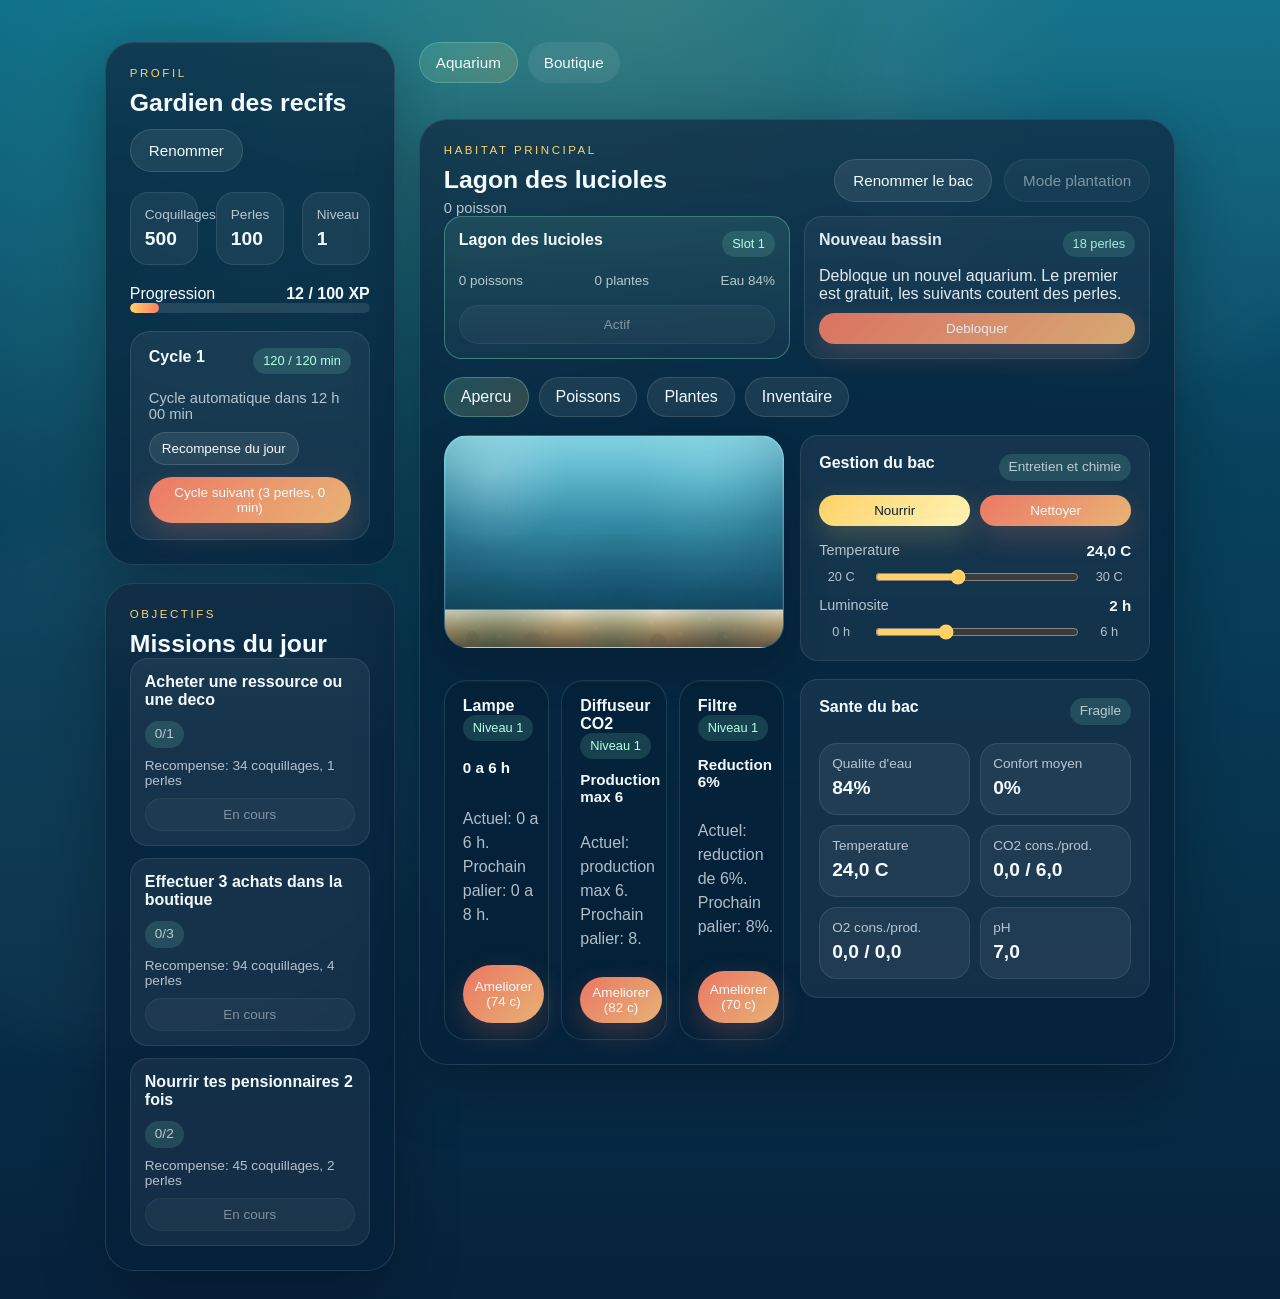
<file: index.html>
<!DOCTYPE html>
<html lang="fr">
  <head>
    <meta charset="UTF-8" />
    <meta name="viewport" content="width=device-width, initial-scale=1.0" />
    <title>Aquariow Legacy</title>
    <meta
      name="description"
      content="Prototype communautaire de jeu d'aquariums virtuels jouable sur navigateur."
    />
    <link rel="stylesheet" href="./styles.css" />
  </head>
  <body>
    <div class="page-shell">
      <div class="topbar">
        <div class="topbar-status">
          <button class="ghost small topbar-session-btn" id="online-logout-btn" hidden>Se deconnecter</button>
        </div>
      </div>

      <main class="app-grid">
        <aside class="status-column">
          <section class="card status-card">
            <div class="section-heading">
              <div>
                <p class="eyebrow">Profil</p>
                <h2 id="player-name">Gardien des recifs</h2>
              </div>
              <button class="ghost" id="rename-btn">Renommer</button>
            </div>
            <div class="stat-strip">
              <article>
                <span>Coquillages</span>
                <strong id="coins-value">0</strong>
              </article>
              <article>
                <span>Perles</span>
                <strong id="pearls-value">0</strong>
              </article>
              <article>
                <span>Niveau</span>
                <strong id="level-value">1</strong>
              </article>
            </div>
            <div class="progress-block">
              <div class="progress-header">
                <span>Progression</span>
                <strong id="xp-label">0 / 100 XP</strong>
              </div>
              <div class="progress-track">
                <div class="progress-fill" id="xp-bar"></div>
              </div>
            </div>
            <div class="cycle-card">
              <div class="market-title">
                <strong id="cycle-number-value">Cycle 1</strong>
                <span class="tag" id="cycle-minutes-value">120 / 120 min</span>
              </div>
              <p class="panel-note" id="cycle-timer-value">Cycle automatique dans 12 h 00 min</p>
              <div class="inline-actions">
                <button class="ghost small" id="daily-reward-btn">Recompense du jour</button>
                <button class="secondary small" id="advance-cycle-btn">Cycle en cours</button>
              </div>
            </div>
          </section>

          <section class="card">
            <div class="section-heading">
              <div>
                <p class="eyebrow">Objectifs</p>
                <h2>Missions du jour</h2>
              </div>
            </div>
            <div id="mission-list" class="stack-list"></div>
          </section>

        </aside>

        <section class="main-column">
          <nav class="tab-bar" aria-label="Navigation">
            <button class="tab active" data-tab="aquarium">Aquarium</button>
            <button class="tab" data-tab="shop">Boutique</button>
          </nav>

          <section class="card tab-panel active" data-panel="aquarium">
            <div class="section-heading">
              <div>
                <p class="eyebrow">Habitat principal</p>
                <h2 id="aquarium-name">Lagon des lucioles</h2>
                <p class="panel-note" id="aquarium-capacity-label">0 poisson</p>
              </div>
              <div class="inline-actions">
                <button class="ghost" id="rename-aquarium-btn">Renommer le bac</button>
                <button class="ghost" id="decorate-btn">Mode plantation</button>
              </div>
            </div>
            <div class="aquarium-switcher" id="aquarium-switcher"></div>

            <div class="tank-tab-bar" aria-label="Infos de l'aquarium">
              <button class="tank-tab active" data-tank-tab="overview">Apercu</button>
              <button class="tank-tab" data-tank-tab="fish">Poissons</button>
              <button class="tank-tab" data-tank-tab="plants">Plantes</button>
              <button class="tank-tab" data-tank-tab="inventory">Inventaire</button>
            </div>

            <div class="tank-subpanel active" data-tank-panel="overview">
              <div class="overview-shell">
                <div class="overview-visual-column">
                  <div class="aquarium-stage" id="aquarium-stage">
                    <div class="water-overlay"></div>
                    <div class="scene-floor"></div>
                    <div class="bubble-layer depth-back" id="bubble-back-layer"></div>
                    <div class="scene-layer depth-back" id="decor-back-layer"></div>
                    <div class="bubble-layer depth-mid" id="bubble-mid-layer"></div>
                    <div class="scene-layer depth-mid" id="decor-mid-layer"></div>
                    <div class="food-layer" id="food-layer"></div>
                    <div class="fish-layer" id="fish-layer"></div>
                    <div class="scene-layer depth-front" id="decor-front-layer"></div>
                    <div class="bubble-layer depth-front" id="bubble-front-layer"></div>
                    <div class="placement-cursor" id="placement-cursor" hidden></div>
                    <div class="scene-hint" id="scene-hint">Choisis une plante puis clique dans l'aquarium pour la placer.</div>
                  </div>
                  <div class="upgrade-rack" id="aquarium-upgrade-list"></div>
                  <div class="placement-panel" id="placement-panel">
                    <div class="placement-heading">
                      <div>
                        <p class="eyebrow">Edition botanique</p>
                        <h3>Placement fixe des plantes</h3>
                      </div>
                      <button class="ghost small" id="placement-cancel-btn">Annuler</button>
                    </div>
                    <div class="placement-depths" id="placement-depths">
                      <button class="ghost small" data-depth="1">Avant</button>
                      <button class="ghost small active" data-depth="2">Fond</button>
                    </div>
                    <div class="placement-list" id="placement-list"></div>
                  </div>
                </div>

                <div class="overview-side-column">
                  <article class="inventory-item overview-panel">
                    <div class="market-title">
                      <strong>Gestion du bac</strong>
                      <span class="tag">Entretien et chimie</span>
                    </div>
                    <div class="inline-actions system-actions management-actions">
                      <button class="primary small" id="feed-all-btn">Nourrir</button>
                      <button class="secondary small" id="clean-btn">Nettoyer</button>
                    </div>
                    <div class="control-stack">
                      <label class="tank-control" for="temp-slider">
                        <span>Temperature</span>
                        <strong id="temp-slider-value">24 C</strong>
                        <div class="tank-control-range">
                          <span id="temp-slider-min">20 C</span>
                          <input type="range" id="temp-slider" min="20" max="30" step="1" value="24" />
                          <span id="temp-slider-max">30 C</span>
                        </div>
                      </label>
                      <label class="tank-control" for="light-slider">
                        <span>Luminosite</span>
                        <strong id="light-slider-value">2 h</strong>
                        <div class="tank-control-range">
                          <span id="light-slider-min">0 h</span>
                          <input type="range" id="light-slider" min="0" max="6" step="1" value="2" />
                          <span id="light-slider-max">6 h</span>
                        </div>
                      </label>
                    </div>
                  </article>

                  <article class="inventory-item overview-panel">
                    <div class="market-title">
                      <strong>Sante du bac</strong>
                      <span class="tag" id="tank-state-tag">Stable</span>
                    </div>
                    <div class="mini-grid system-mini-grid">
                      <article>
                        <span>Qualite d'eau</span>
                        <strong id="water-value">0%</strong>
                      </article>
                      <article>
                        <span>Confort moyen</span>
                        <strong id="comfort-value">0%</strong>
                      </article>
                      <article>
                        <span>Temperature</span>
                        <strong id="temperature-value">24 C</strong>
                      </article>
                      <article>
                        <span>CO2 cons./prod.</span>
                        <strong id="co2-balance-value">0 / 0</strong>
                      </article>
                      <article>
                        <span>O2 cons./prod.</span>
                        <strong id="oxygen-balance-value">0 / 0</strong>
                      </article>
                      <article>
                        <span>pH</span>
                        <strong id="ph-value">7,0</strong>
                      </article>
                    </div>
                  </article>
                </div>
              </div>
            </div>

            <div class="tank-subpanel" data-tank-panel="fish">
              <div class="section-heading section-heading-spaced">
                <div>
                  <p class="eyebrow">Population</p>
                  <h2>Tes poissons</h2>
                </div>
                <button class="ghost" id="breed-btn">Essayer une reproduction</button>
              </div>
              <div id="fish-list" class="fish-list"></div>
            </div>

            <div class="tank-subpanel" data-tank-panel="plants">
              <div class="section-heading section-heading-spaced">
                <div>
                  <p class="eyebrow">Jardin aquatique</p>
                  <h2>Tes plantes</h2>
                </div>
              </div>
              <div id="plant-list" class="fish-list"></div>
            </div>

            <div class="tank-subpanel" data-tank-panel="inventory">
              <div class="section-heading section-heading-spaced">
                <div>
                  <p class="eyebrow">Reserve du bac</p>
                  <h2>Inventaire</h2>
                </div>
              </div>
              <div class="inventory-tab-bar" aria-label="Categories inventaire">
                <button class="inventory-tab active" data-inventory-tab="fish">Poissons</button>
                <button class="inventory-tab" data-inventory-tab="plants">Plantes</button>
                <button class="inventory-tab" data-inventory-tab="utility">Utilitaires</button>
                <button class="inventory-tab" data-inventory-tab="decor">Decors</button>
              </div>
              <div class="inventory-subpanel active" data-inventory-panel="fish">
                <div id="inventory-fish-list" class="stack-list market-list"></div>
              </div>
              <div class="inventory-subpanel" data-inventory-panel="plants">
                <div id="inventory-plant-list" class="stack-list market-list"></div>
              </div>
              <div class="inventory-subpanel" data-inventory-panel="utility">
                <div id="inventory-utility-list" class="stack-list market-list"></div>
              </div>
              <div class="inventory-subpanel" data-inventory-panel="decor">
                <div id="inventory-decor-list" class="stack-list market-list"></div>
              </div>
            </div>
          </section>

          <section class="card tab-panel" data-panel="shop">
            <div class="section-heading">
              <div>
                <p class="eyebrow">Boutique marine</p>
                <h2>Marche et elevage</h2>
              </div>
            </div>
            <div class="shop-tab-bar" aria-label="Categories boutique">
              <button class="shop-tab active" data-shop-tab="fish">Poissons</button>
              <button class="shop-tab" data-shop-tab="plants">Plantes</button>
              <button class="shop-tab" data-shop-tab="utility">Utilitaires</button>
              <button class="shop-tab" data-shop-tab="decor">Decors</button>
            </div>
            <div class="shop-subpanel active" data-shop-panel="fish">
              <div class="shop-section">
                <h3>Adopter un poisson</h3>
                <div id="shop-fish-list" class="stack-list market-list"></div>
              </div>
            </div>
            <div class="shop-subpanel" data-shop-panel="plants">
              <div class="shop-section">
                <h3>Plantes</h3>
                <div id="shop-plant-list" class="stack-list market-list"></div>
              </div>
            </div>
            <div class="shop-subpanel" data-shop-panel="utility">
              <div class="shop-section">
                <h3>Utilitaires</h3>
                <div id="shop-utility-list" class="stack-list market-list"></div>
              </div>
            </div>
            <div class="shop-subpanel" data-shop-panel="decor">
              <div class="shop-section">
                <h3>Decors</h3>
                <div id="shop-decor-list" class="stack-list market-list"></div>
              </div>
            </div>
          </section>

        </section>
      </main>
    </div>

    <template id="fish-card-template">
      <article class="fish-card">
        <div class="fish-card-top">
          <div>
            <p class="fish-species"></p>
            <h3 class="fish-name"></h3>
          </div>
          <button class="ghost small sell-fish-btn">Vendre</button>
        </div>
        <div class="fish-meta"></div>
        <div class="meter-grid"></div>
      </article>
    </template>

    <div class="onboarding-overlay" id="onboarding-overlay" hidden>
      <div class="onboarding-card" id="onboarding-card">
        <button class="onboarding-close" id="onboarding-close-btn" hidden aria-label="Fermer le tutoriel">×</button>
        <p class="eyebrow" id="onboarding-progress">Tutoriel</p>
        <h2 id="onboarding-title">Bienvenue dans Aquariow</h2>
        <p id="onboarding-text">
          On va lancer ton premier bac ensemble, pas a pas.
        </p>
        <div class="onboarding-actions">
          <button class="primary" id="onboarding-start-btn">Commencer</button>
        </div>
      </div>
    </div>

    <script src="./content.js"></script>
    <script src="./app.js"></script>
  </body>
</html>
</file>
<file: styles.css>
:root {
  --bg-deep: #06223c;
  --bg-sea: #0e5c72;
  --bg-sand: #f1d9a6;
  --accent-coral: #ff7f67;
  --accent-gold: #ffd166;
  --accent-mint: #7be0c0;
  --card: rgba(6, 33, 58, 0.72);
  --card-border: rgba(255, 255, 255, 0.12);
  --text-main: #f4fbff;
  --text-soft: rgba(244, 251, 255, 0.72);
  --shadow: 0 20px 60px rgba(1, 12, 21, 0.35);
  --font-title: "Trebuchet MS", "Gill Sans", "Segoe UI", sans-serif;
  --font-body: "Candara", "Lucida Sans", "Segoe UI", sans-serif;
}

* {
  box-sizing: border-box;
}

html {
  scroll-behavior: smooth;
}

body {
  margin: 0;
  min-height: 100vh;
  font-family: var(--font-body);
  color: var(--text-main);
  background:
    radial-gradient(circle at top, rgba(255, 209, 102, 0.16), transparent 30%),
    radial-gradient(circle at 20% 20%, rgba(123, 224, 192, 0.14), transparent 30%),
    linear-gradient(180deg, #0d6f88 0%, #08425d 35%, #06223c 100%);
  overflow-x: hidden;
}

body::before,
body::after {
  content: "";
  position: fixed;
  inset: auto;
  width: 42vw;
  height: 42vw;
  border-radius: 50%;
  background: rgba(255, 255, 255, 0.03);
  filter: blur(24px);
  pointer-events: none;
  z-index: 0;
}

body::before {
  top: -12vw;
  right: -8vw;
}

body::after {
  left: -10vw;
  bottom: -12vw;
}

.page-shell {
  position: relative;
  z-index: 1;
  width: min(88vw, 1840px);
  max-width: 1840px;
  margin: 0 auto;
  padding: 28px;
}

.topbar,
.brand-chip,
.topbar-status,
.hero-badges,
.hero-scoreboard,
.feature-ribbon {
  display: flex;
  gap: 14px;
}

.topbar {
  align-items: center;
  justify-content: flex-end;
  margin-bottom: 14px;
  padding: 0;
  border: 0;
  border-radius: 0;
  background: transparent;
  backdrop-filter: none;
  box-shadow: none;
}

.topbar-session-btn {
  min-width: 170px;
  padding: 12px 18px;
  border-radius: 999px;
  border: 1px solid rgba(255, 255, 255, 0.16);
  background: rgba(6, 33, 58, 0.78);
  color: var(--text-main);
  box-shadow: 0 12px 28px rgba(1, 12, 21, 0.18);
}

.topbar-session-btn:hover {
  background: rgba(11, 47, 78, 0.9);
}

.brand-chip {
  align-items: center;
  min-width: 0;
}

.brand-chip p {
  margin: 4px 0 0;
  color: var(--text-soft);
  font-size: 0.85rem;
  overflow-wrap: anywhere;
}

.brand-mark {
  display: grid;
  place-items: center;
  width: 48px;
  height: 48px;
  border-radius: 16px;
  font-family: var(--font-title);
  font-weight: 700;
  color: #082338;
  background: linear-gradient(135deg, var(--accent-gold), #fff7c8);
  box-shadow: 0 10px 26px rgba(255, 209, 102, 0.28);
}

.topbar-status {
  flex-wrap: wrap;
  justify-content: flex-end;
  min-width: 0;
}

.topbar-pill,
.hero-badge {
  display: inline-flex;
  align-items: center;
  padding: 8px 12px;
  border-radius: 999px;
  border: 1px solid rgba(255, 255, 255, 0.14);
  background: rgba(255, 255, 255, 0.07);
  color: var(--text-main);
  font-size: 0.84rem;
  max-width: 100%;
  white-space: normal;
  text-align: center;
  line-height: 1.25;
  overflow-wrap: anywhere;
}

.hero,
.app-grid {
  display: grid;
  gap: 24px;
}

.hero {
  grid-template-columns: minmax(0, 1.2fr) minmax(320px, 0.8fr);
  align-items: stretch;
  margin-bottom: 24px;
}

.hero-copy,
.hero-panel,
.card {
  backdrop-filter: blur(16px);
  background: var(--card);
  border: 1px solid var(--card-border);
  border-radius: 28px;
  box-shadow: var(--shadow);
}

.hero-copy {
  position: relative;
  padding: 34px;
  overflow: hidden;
}

.hero-panel {
  position: relative;
  display: grid;
  gap: 18px;
  padding: 22px;
}

.hero-copy::before,
.hero-panel::before {
  content: "";
  position: absolute;
  inset: 0;
  background:
    linear-gradient(135deg, rgba(255, 255, 255, 0.08), transparent 28%),
    radial-gradient(circle at 90% 12%, rgba(123, 224, 192, 0.18), transparent 28%);
  pointer-events: none;
}

.hero-copy > *,
.hero-panel > * {
  position: relative;
  z-index: 1;
}

.eyebrow {
  margin: 0 0 10px;
  text-transform: uppercase;
  letter-spacing: 0.22em;
  font-size: 0.72rem;
  color: var(--accent-gold);
}

h1,
h2,
h3,
strong {
  font-family: var(--font-title);
}

h1 {
  margin: 0;
  font-size: clamp(2.6rem, 5vw, 4.8rem);
  line-height: 0.95;
}

h2 {
  margin: 0;
  font-size: 1.55rem;
}

h3 {
  margin: 0 0 14px;
  font-size: 1.05rem;
}

.hero-text,
.journal-card p,
.market-description,
.fish-meta,
.feed-entry p,
.community-card p {
  color: var(--text-soft);
  line-height: 1.5;
}

.hero-actions,
.inline-actions,
.panel-topline,
.section-heading,
.fish-card-top,
.progress-header,
.market-meta,
.community-meta {
  display: flex;
  align-items: center;
  justify-content: space-between;
  gap: 12px;
  flex-wrap: wrap;
}

.hero-actions {
  flex-wrap: wrap;
  margin-top: 22px;
}

.hero-badges {
  flex-wrap: wrap;
  margin-top: 18px;
}

.hero-scoreboard {
  margin-top: 18px;
  flex-wrap: wrap;
}

.hero-scoreboard article,
.feature-card,
.hero-footer-card {
  padding: 14px 16px;
  border-radius: 20px;
  border: 1px solid rgba(255, 255, 255, 0.1);
  background: rgba(255, 255, 255, 0.06);
}

.hero-scoreboard article {
  min-width: 130px;
  flex: 1;
}

.hero-scoreboard span {
  display: block;
  color: var(--text-soft);
  font-size: 0.82rem;
}

.hero-scoreboard strong {
  display: block;
  margin-top: 8px;
  font-size: 1.55rem;
}

.panel-note {
  margin: 6px 0 0;
  color: var(--text-soft);
  font-size: 0.92rem;
}

button {
  border: 0;
  border-radius: 999px;
  font-family: inherit;
  font-size: 0.95rem;
  cursor: pointer;
  transition: transform 160ms ease, opacity 160ms ease, box-shadow 160ms ease;
}

button:hover {
  transform: translateY(-1px);
}

button:active {
  transform: translateY(1px);
}

button.primary,
button.secondary,
button.ghost {
  padding: 12px 18px;
}

button.primary {
  color: #072134;
  background: linear-gradient(135deg, var(--accent-gold), #fff4b6);
  box-shadow: 0 10px 28px rgba(255, 209, 102, 0.22);
}

button.secondary {
  color: var(--text-main);
  background: linear-gradient(135deg, rgba(255, 127, 103, 0.92), rgba(255, 194, 122, 0.9));
  box-shadow: 0 10px 28px rgba(255, 127, 103, 0.22);
}

button.ghost {
  color: var(--text-main);
  background: rgba(255, 255, 255, 0.08);
  border: 1px solid rgba(255, 255, 255, 0.12);
}

button.small {
  padding: 8px 12px;
  font-size: 0.84rem;
}

button:disabled {
  opacity: 0.48;
  cursor: not-allowed;
  transform: none;
}

.tank-showcase,
.aquarium-stage {
  position: relative;
  overflow: hidden;
  border-radius: 24px;
  background:
    linear-gradient(180deg, rgba(189, 243, 255, 0.22), rgba(2, 31, 50, 0.1)),
    linear-gradient(180deg, #5bcce2 0%, #1f819e 40%, #0b4668 100%);
  border: 1px solid rgba(255, 255, 255, 0.16);
}

.tank-showcase {
  min-height: 280px;
  padding: 18px;
  box-shadow:
    inset 0 0 0 1px rgba(255, 255, 255, 0.08),
    inset 0 -36px 80px rgba(1, 24, 42, 0.22);
}

.panel-topline {
  margin-bottom: 18px;
  color: var(--text-soft);
  font-size: 0.9rem;
}

.tank-glow {
  position: absolute;
  inset: 16px;
  border-radius: 20px;
  background:
    radial-gradient(circle at 20% 10%, rgba(255, 255, 255, 0.28), transparent 26%),
    radial-gradient(circle at 80% 18%, rgba(123, 224, 192, 0.22), transparent 30%);
  pointer-events: none;
}

.tank-showcase::after,
.aquarium-stage::after {
  content: "";
  position: absolute;
  inset: auto 0 0 0;
  height: 55%;
  background:
    linear-gradient(180deg, transparent, rgba(4, 28, 45, 0.18)),
    radial-gradient(circle at 15% 100%, rgba(17, 84, 78, 0.48), transparent 26%),
    radial-gradient(circle at 50% 100%, rgba(26, 107, 97, 0.38), transparent 28%),
    radial-gradient(circle at 82% 100%, rgba(19, 72, 79, 0.42), transparent 24%);
  opacity: 0.85;
  pointer-events: none;
}

.tank-water,
.aquarium-stage {
  position: relative;
  height: 100%;
}

.tank-water {
  min-height: 220px;
}

.tank-bubbles {
  position: absolute;
  inset: 0;
  background-image:
    radial-gradient(circle at 15% 90%, rgba(255, 255, 255, 0.3) 0 8px, transparent 9px),
    radial-gradient(circle at 35% 70%, rgba(255, 255, 255, 0.2) 0 5px, transparent 6px),
    radial-gradient(circle at 75% 80%, rgba(255, 255, 255, 0.18) 0 6px, transparent 7px),
    radial-gradient(circle at 85% 55%, rgba(255, 255, 255, 0.12) 0 4px, transparent 5px);
  animation: bubbles 18s linear infinite;
}

.app-grid {
  grid-template-columns: minmax(240px, 290px) minmax(0, 1fr);
  align-items: start;
}

.status-column,
.main-column,
.shop-grid,
.community-grid,
.journal-grid,
.mini-grid,
.stat-strip,
.fish-list {
  display: grid;
  gap: 18px;
}

.status-column {
  position: sticky;
  top: 22px;
}

.card {
  padding: 24px;
  position: relative;
  overflow: hidden;
}

.card::before {
  content: "";
  position: absolute;
  inset: 0;
  background: linear-gradient(180deg, rgba(255, 255, 255, 0.03), transparent 24%);
  pointer-events: none;
}

.stat-strip {
  grid-template-columns: repeat(3, minmax(0, 1fr));
  margin: 20px 0;
}

.stat-strip article,
.mini-grid article,
.inventory-item,
.mission-item,
.community-card,
.feed-entry,
.market-card,
.journal-card,
.fish-card {
  padding: 14px;
  border-radius: 18px;
  background: rgba(255, 255, 255, 0.06);
  border: 1px solid rgba(255, 255, 255, 0.09);
}

.stat-strip span,
.mini-grid span,
.inventory-item span,
.mission-item span,
.journal-card span,
.market-meta,
.community-meta,
.meter label {
  display: block;
  color: var(--text-soft);
  font-size: 0.85rem;
}

.stat-strip strong,
.mini-grid strong {
  margin-top: 6px;
  display: block;
  font-size: 1.2rem;
}

.progress-block {
  margin-bottom: 18px;
}

.cycle-card {
  display: grid;
  gap: 10px;
  padding: 16px 18px;
  border-radius: 20px;
  border: 1px solid rgba(255, 255, 255, 0.1);
  background: rgba(255, 255, 255, 0.06);
}

.progress-track,
.meter-track {
  width: 100%;
  height: 10px;
  border-radius: 999px;
  background: rgba(255, 255, 255, 0.1);
  overflow: hidden;
}

.progress-fill,
.meter-fill {
  height: 100%;
  border-radius: 999px;
  background: linear-gradient(90deg, var(--accent-gold), var(--accent-coral));
}

.mini-grid {
  grid-template-columns: repeat(2, minmax(0, 1fr));
}

.stack-list {
  display: grid;
  gap: 12px;
}

.stack-list.compact {
  gap: 10px;
}

.tab-bar {
  display: flex;
  gap: 10px;
  flex-wrap: wrap;
  margin-bottom: 18px;
}

.aquarium-switcher {
  display: grid;
  grid-template-columns: repeat(auto-fit, minmax(190px, 1fr));
  gap: 14px;
  margin-bottom: 18px;
}

.aquarium-switch-card {
  display: grid;
  gap: 10px;
  padding: 14px;
  border-radius: 18px;
  border: 1px solid rgba(255, 255, 255, 0.1);
  background: rgba(255, 255, 255, 0.05);
}

.aquarium-switch-card.active {
  border-color: rgba(123, 224, 192, 0.38);
  background: linear-gradient(180deg, rgba(123, 224, 192, 0.12), rgba(255, 255, 255, 0.04));
}

.aquarium-switch-card.locked {
  opacity: 0.92;
}

.aquarium-switch-meta {
  display: flex;
  justify-content: space-between;
  gap: 10px;
  color: var(--text-soft);
  font-size: 0.84rem;
}

.tank-tab-bar {
  display: flex;
  gap: 10px;
  flex-wrap: wrap;
  margin-bottom: 18px;
}

.tank-tab {
  border: 0;
  border-radius: 999px;
  padding: 10px 16px;
  font: inherit;
  color: var(--text-main);
  background: rgba(255, 255, 255, 0.08);
  border: 1px solid rgba(255, 255, 255, 0.12);
  cursor: pointer;
}

.tank-tab.active {
  background: linear-gradient(135deg, rgba(123, 224, 192, 0.2), rgba(255, 209, 102, 0.18));
  border-color: rgba(123, 224, 192, 0.35);
}

.tank-subpanel {
  display: none;
}

.tank-subpanel.active {
  display: block;
  animation: rise-in 220ms ease;
}

.overview-shell {
  display: grid;
  grid-template-columns: minmax(0, 1.12fr) minmax(320px, 350px);
  gap: 16px;
  align-items: start;
}

.overview-visual-column,
.overview-side-column {
  display: grid;
  gap: 18px;
}

.overview-visual-column {
  justify-items: center;
}

.overview-visual-column > .aquarium-stage,
.overview-visual-column > .placement-panel {
  width: min(100%, 1000px);
}

.overview-panel,
.overview-summary-card {
  min-height: 100%;
}

.overview-panel {
  padding: 18px;
  gap: 12px;
}

.feature-ribbon {
  margin-bottom: 24px;
  align-items: stretch;
  flex-wrap: wrap;
}

.feature-card {
  flex: 1;
  min-height: 140px;
  backdrop-filter: blur(14px);
  box-shadow: var(--shadow);
}

.feature-card p:last-child {
  margin-bottom: 0;
  color: var(--text-soft);
  line-height: 1.5;
}

.tab {
  padding: 11px 16px;
  color: var(--text-main);
  background: rgba(255, 255, 255, 0.08);
}

.tab.active {
  background: linear-gradient(135deg, rgba(123, 224, 192, 0.2), rgba(255, 209, 102, 0.18));
  border: 1px solid rgba(123, 224, 192, 0.35);
}

.tab-panel {
  display: none;
}

.tab-panel.active {
  display: block;
  animation: rise-in 320ms ease;
}

.section-heading-spaced {
  margin-top: 22px;
}

.aquarium-stage {
  aspect-ratio: 16 / 10;
  width: min(100%, 1000px);
  height: auto;
  min-height: 0;
  max-height: none;
  margin-top: 0;
  margin-bottom: 0;
  box-shadow:
    inset 0 0 0 1px rgba(255, 255, 255, 0.1),
    inset 0 -30px 90px rgba(4, 21, 37, 0.28),
    0 18px 42px rgba(2, 12, 21, 0.24);
  contain: layout paint;
}

.water-overlay {
  position: absolute;
  inset: 0;
  background:
    linear-gradient(180deg, rgba(255, 255, 255, 0.16), rgba(255, 255, 255, 0.03) 24%, rgba(5, 37, 62, 0.08) 100%),
    radial-gradient(circle at 14% 18%, rgba(255, 255, 255, 0.18), transparent 22%),
    radial-gradient(circle at 78% 16%, rgba(183, 255, 242, 0.12), transparent 24%),
    radial-gradient(circle at 52% 76%, rgba(8, 58, 86, 0.16), transparent 34%);
  pointer-events: none;
}

.scene-layer,
.food-layer,
.bubble-layer,
.fish-layer,
.tank-fishes {
  position: absolute;
  inset: 0;
  pointer-events: none;
}

.scene-floor {
  position: absolute;
  inset: auto 0 0 0;
  height: 18%;
  overflow: hidden;
  background:
    linear-gradient(180deg, rgba(255, 246, 222, 0.96) 0%, rgba(239, 212, 156, 0.96) 28%, rgba(207, 167, 112, 0.95) 62%, rgba(168, 125, 82, 0.95) 100%),
    linear-gradient(180deg, rgba(255, 255, 255, 0.18), rgba(0, 0, 0, 0.08));
  border-top: 1px solid rgba(255, 244, 220, 0.14);
  box-shadow:
    inset 0 10px 12px rgba(255, 248, 230, 0.18),
    inset 0 -8px 12px rgba(31, 16, 10, 0.1);
  pointer-events: none;
}

.scene-floor::before,
.scene-floor::after {
  content: "";
  position: absolute;
  inset: 0;
  pointer-events: none;
}

.scene-floor::before {
  opacity: 0.48;
  background:
    radial-gradient(circle at 3% 18%, rgba(245, 220, 170, 0.92) 0 2px, transparent 2.6px),
    radial-gradient(circle at 8% 44%, rgba(227, 196, 141, 0.82) 0 1.8px, transparent 2.4px),
    radial-gradient(circle at 13% 72%, rgba(208, 165, 108, 0.86) 0 2.1px, transparent 2.8px),
    radial-gradient(circle at 19% 26%, rgba(241, 214, 160, 0.88) 0 1.7px, transparent 2.3px),
    radial-gradient(circle at 24% 58%, rgba(221, 184, 130, 0.8) 0 2.4px, transparent 3px),
    radial-gradient(circle at 31% 16%, rgba(247, 225, 184, 0.9) 0 2px, transparent 2.7px),
    radial-gradient(circle at 36% 46%, rgba(229, 195, 142, 0.82) 0 1.8px, transparent 2.5px),
    radial-gradient(circle at 42% 76%, rgba(194, 150, 101, 0.84) 0 2.2px, transparent 3px),
    radial-gradient(circle at 49% 34%, rgba(241, 210, 159, 0.88) 0 1.9px, transparent 2.6px),
    radial-gradient(circle at 56% 66%, rgba(216, 176, 120, 0.8) 0 2.3px, transparent 3px),
    radial-gradient(circle at 63% 24%, rgba(246, 221, 175, 0.9) 0 2px, transparent 2.7px),
    radial-gradient(circle at 69% 54%, rgba(228, 191, 136, 0.82) 0 1.8px, transparent 2.5px),
    radial-gradient(circle at 76% 80%, rgba(190, 145, 95, 0.82) 0 2.4px, transparent 3.2px),
    radial-gradient(circle at 84% 30%, rgba(240, 209, 160, 0.88) 0 2px, transparent 2.7px),
    radial-gradient(circle at 91% 62%, rgba(216, 174, 118, 0.8) 0 2.1px, transparent 2.9px),
    radial-gradient(circle at 97% 18%, rgba(247, 227, 187, 0.88) 0 1.7px, transparent 2.4px);
  background-repeat: repeat-x;
  background-size: 420px 100%;
  mix-blend-mode: soft-light;
}

.scene-floor::after {
  opacity: 0.82;
  background:
    radial-gradient(circle at 8% 74%, rgba(112, 90, 68, 0.28) 0 6px, transparent 7px),
    radial-gradient(circle at 26% 82%, rgba(125, 101, 77, 0.24) 0 8px, transparent 9px),
    radial-gradient(circle at 44% 78%, rgba(136, 110, 84, 0.22) 0 5px, transparent 6px),
    radial-gradient(circle at 63% 84%, rgba(106, 84, 63, 0.24) 0 7px, transparent 8px),
    radial-gradient(circle at 82% 76%, rgba(126, 104, 78, 0.22) 0 6px, transparent 7px),
    linear-gradient(180deg, rgba(255, 245, 214, 0.2), rgba(132, 94, 58, 0.08) 28%, rgba(59, 38, 22, 0.18));
  background-repeat: no-repeat;
}

.depth-back {
  z-index: 10;
}

.depth-mid {
  z-index: 20;
}

.depth-front {
  z-index: 30;
}

.fish-layer {
  z-index: auto;
}

.food-layer {
  z-index: 24;
}

.decor-piece {
  position: absolute;
  bottom: 18px;
  width: 86px;
  height: 110px;
  opacity: 0.95;
  animation: sway 4.2s ease-in-out infinite;
  transform-origin: bottom center;
  will-change: transform, opacity;
  pointer-events: none;
}

.plant-piece {
  position: absolute;
  bottom: 18px;
  width: 92px;
  height: 120px;
  pointer-events: none;
  will-change: transform, opacity;
  isolation: isolate;
}

.plant-stem,
.plant-tip,
.plant-root {
  position: absolute;
  inset: 0;
  display: block;
  width: 100%;
  height: 100%;
  object-fit: contain;
  object-position: center bottom;
  user-select: none;
  -webkit-user-drag: none;
  image-rendering: auto;
  backface-visibility: hidden;
  transform: translateZ(0);
}

.plant-stem {
  clip-path: polygon(
    0 0,
    100% 0,
    100% calc(100% - var(--plant-root-cut, 20%) + 1.5%),
    0 calc(100% - var(--plant-root-cut, 20%) + 1.5%)
  );
  z-index: 1;
}

.plant-tip {
  clip-path: polygon(
    0 0,
    100% 0,
    100% calc(100% - var(--plant-root-cut, 20%) - 16%),
    0 calc(100% - var(--plant-root-cut, 20%) - 16%)
  );
  transform-origin: 50% calc(100% - var(--plant-root-cut, 20%) - 8%);
  animation: plant-sway var(--plant-sway-duration, 6.8s) ease-in-out infinite;
  will-change: transform;
  z-index: 2;
}

.plant-root {
  clip-path: polygon(
    0 calc(100% - var(--plant-root-cut, 20%) - 1.5%),
    100% calc(100% - var(--plant-root-cut, 20%) - 1.5%),
    100% 100%,
    0 100%
  );
  z-index: 3;
}

.decor-piece::before,
.decor-piece::after {
  content: "";
  position: absolute;
  bottom: 0;
}

.decor-piece.seaweed::before {
  left: 12px;
  width: 18px;
  height: 88px;
  border-radius: 100px 0 100px 0;
  background: linear-gradient(180deg, #6fe1b4, #1b8b62);
  transform-origin: bottom;
}

.decor-piece.seaweed::after {
  left: 40px;
  width: 22px;
  height: 98px;
  border-radius: 100px 0 100px 0;
  background: linear-gradient(180deg, #89f1c8, #2a7b5d);
  transform-origin: bottom;
}

.decor-piece.coral::before {
  left: 18px;
  width: 46px;
  height: 74px;
  border-radius: 44% 56% 35% 65%;
  background: linear-gradient(180deg, #ffc18c, #ff7f67);
}

.decor-piece.coral::after {
  left: 0;
  bottom: 14px;
  width: 86px;
  height: 36px;
  border-radius: 50%;
  background: rgba(7, 39, 65, 0.42);
}

.decor-piece.arch::before {
  left: 14px;
  width: 58px;
  height: 84px;
  border-radius: 22px 22px 14px 14px;
  background:
    radial-gradient(circle at 25% 20%, rgba(255, 255, 255, 0.16), transparent 20%),
    linear-gradient(180deg, #d4b27b, #8d6f4f);
  clip-path: polygon(0 100%, 0 0, 100% 0, 100% 100%, 68% 100%, 68% 38%, 32% 38%, 32% 100%);
}

.decor-piece.shell::before {
  left: 12px;
  width: 58px;
  height: 52px;
  border-radius: 50% 50% 60% 40%;
  background: linear-gradient(180deg, #fff0c4, #efb570);
}

.decor-piece.shell::after {
  left: 18px;
  width: 34px;
  height: 20px;
  border-radius: 50%;
  background: rgba(255, 240, 196, 0.6);
}

.decor-piece.lantern::before {
  left: 26px;
  width: 30px;
  height: 70px;
  border-radius: 14px;
  background:
    radial-gradient(circle at 50% 38%, rgba(255, 236, 173, 0.95), transparent 36%),
    linear-gradient(180deg, #ffdd88, #8fd0ff);
  box-shadow: 0 0 18px rgba(255, 222, 136, 0.35);
}

.decor-piece.lantern::after {
  left: 34px;
  width: 14px;
  height: 90px;
  border-radius: 999px;
  background: linear-gradient(180deg, #6ac59d, #285e4e);
}

.decor-piece.ruins::before {
  left: 10px;
  width: 64px;
  height: 84px;
  border-radius: 16px 16px 10px 10px;
  background:
    linear-gradient(180deg, rgba(255, 255, 255, 0.14), transparent 20%),
    linear-gradient(180deg, #c7bfad, #7a6d63);
  clip-path: polygon(0 100%, 0 28%, 18% 18%, 36% 28%, 48% 10%, 64% 28%, 82% 18%, 100% 28%, 100% 100%);
}

.decor-piece.ruins::after {
  left: 18px;
  bottom: 12px;
  width: 48px;
  height: 22px;
  border-radius: 50%;
  background: rgba(7, 39, 65, 0.3);
}

.placement-panel {
  display: none;
  margin-top: -6px;
  margin-bottom: 18px;
  padding: 16px;
  border-radius: 20px;
  border: 1px solid rgba(255, 255, 255, 0.1);
  background: rgba(255, 255, 255, 0.05);
}

.placement-panel.active {
  display: grid;
  gap: 14px;
}

.placement-heading,
.placement-depths,
.placement-list {
  display: flex;
  gap: 12px;
  flex-wrap: wrap;
}

.placement-heading {
  align-items: center;
  justify-content: space-between;
}

.placement-depths button.active,
.placement-chip.active {
  border-color: rgba(123, 224, 192, 0.44);
  background: rgba(123, 224, 192, 0.12);
}

.placement-chip {
  display: inline-flex;
  align-items: center;
  gap: 10px;
  min-height: 58px;
  padding: 10px 14px;
  border-radius: 16px;
  border: 1px solid rgba(255, 255, 255, 0.12);
  background: rgba(255, 255, 255, 0.06);
  color: var(--text-main);
}

.placement-list-section {
  width: 100%;
  display: grid;
  gap: 10px;
  padding: 10px 12px;
  border-radius: 16px;
  background: rgba(255, 255, 255, 0.04);
  border: 1px solid rgba(255, 255, 255, 0.08);
}

.placement-slot-title {
  margin: 0;
  color: var(--text-soft);
  font-size: 0.84rem;
}

.placement-slot-grid {
  display: grid;
  grid-template-columns: repeat(6, minmax(0, 1fr));
  gap: 8px;
}

.placement-slot-chip {
  display: inline-flex;
  align-items: center;
  justify-content: center;
  min-height: 34px;
  border-radius: 12px;
  font-size: 0.82rem;
  border: 1px solid rgba(255, 255, 255, 0.08);
  background: rgba(255, 255, 255, 0.05);
}

.placement-slot-chip.free {
  color: rgba(175, 243, 220, 0.96);
  background: rgba(123, 224, 192, 0.1);
  border-color: rgba(123, 224, 192, 0.22);
}

.placement-slot-chip.occupied {
  color: rgba(255, 190, 190, 0.92);
  background: rgba(255, 126, 126, 0.08);
  border-color: rgba(255, 126, 126, 0.18);
}

.placement-preview {
  position: relative;
  width: 42px;
  height: 42px;
  left: auto;
  bottom: auto;
  transform: none;
  animation: none;
}

.placement-preview.decor-piece::before,
.placement-preview.decor-piece::after {
  transform: scale(0.58);
  transform-origin: bottom left;
}

.placement-cursor {
  position: absolute;
  z-index: 45;
  opacity: 0.7;
  filter: drop-shadow(0 0 14px rgba(255, 255, 255, 0.12));
}

.placement-cursor.invalid {
  filter: grayscale(0.25) drop-shadow(0 0 14px rgba(255, 128, 128, 0.24));
}

.scene-hint {
  position: absolute;
  left: 18px;
  right: 18px;
  bottom: 14px;
  z-index: 10;
  padding: 10px 14px;
  border-radius: 14px;
  background: rgba(5, 27, 44, 0.56);
  color: var(--text-main);
  font-size: 0.88rem;
  pointer-events: none;
}

.bubble-particle {
  position: absolute;
  border-radius: 50%;
  background:
    radial-gradient(circle at 35% 35%, rgba(255, 255, 255, 0.88), transparent 42%),
    rgba(190, 239, 255, 0.16);
  border: 1px solid rgba(255, 255, 255, 0.22);
  box-shadow: inset 0 0 8px rgba(255, 255, 255, 0.14);
  will-change: transform, top, left, opacity;
}

.bubble-particle.micro {
  background:
    radial-gradient(circle at 35% 35%, rgba(255, 255, 255, 0.74), transparent 46%),
    rgba(205, 244, 255, 0.1);
  border-color: rgba(255, 255, 255, 0.14);
  box-shadow: inset 0 0 5px rgba(255, 255, 255, 0.08);
  will-change: transform, top, left, opacity;
}

.food-particle {
  position: absolute;
  width: 9px;
  height: 9px;
  border-radius: 999px;
  background:
    radial-gradient(circle at 32% 32%, rgba(255, 245, 211, 0.95), transparent 42%),
    linear-gradient(180deg, #f5d16d, #c98d2b);
  box-shadow: 0 0 8px rgba(255, 214, 121, 0.22);
  will-change: transform, top, left, opacity;
}

.fish-sprite,
.hero-fish {
  position: absolute;
  width: 78px;
  height: 40px;
  transform-origin: center;
  will-change: transform, left, top, opacity;
  pointer-events: none;
  --sprite-image: url("./assets/fish/Nouveaux/Guppy.png");
  --tail-split: 72%;
  --tail-joint: 67%;
  --tail-idle-angle: 1.8deg;
  --tail-idle-angle-neg: -1.8deg;
  --tail-swim-angle: 6deg;
  --tail-swim-angle-neg: -6deg;
  --body-roll: 1deg;
  --body-roll-neg: -1deg;
  --tail-speed: 1.8s;
  --fish-delay: 0s;
}

.hero-fish {
  animation: hero-drift 18s ease-in-out infinite;
}

.fish-sprite > span,
.hero-fish > span,
.fish-sprite > img,
.hero-fish > img {
  position: absolute;
  inset: 0;
}

.fish-sprite > img,
.hero-fish > img {
  display: block;
  width: 100%;
  height: 100%;
  object-fit: contain;
  object-position: center;
  user-select: none;
  -webkit-user-drag: none;
  image-rendering: auto;
  backface-visibility: hidden;
  transform: translateZ(0);
}

.fish-sprite .fish-tail,
.hero-fish .fish-tail {
  clip-path: polygon(var(--tail-split) 0, 100% 0, 100% 100%, var(--tail-split) 100%);
  transform-origin: var(--tail-joint) 50%;
  animation: tail-idle var(--tail-speed) ease-in-out infinite;
  animation-delay: var(--fish-delay);
}

.fish-sprite .fish-body,
.hero-fish .fish-body {
  clip-path: polygon(0 0, var(--tail-split) 0, var(--tail-split) 100%, 0 100%);
  transform-origin: 42% 50%;
  animation: fish-body-drift 4.4s ease-in-out infinite;
  animation-delay: var(--fish-delay);
}

.fish-sprite.is-swimming .fish-tail,
.hero-fish.is-swimming .fish-tail {
  animation-name: tail-swim;
}

.fish-sprite.is-hovering .fish-tail,
.hero-fish.is-hovering .fish-tail {
  animation-duration: calc(var(--tail-speed) + 0.6s);
}

.fish-list {
  grid-template-columns: repeat(auto-fit, minmax(250px, 1fr));
}

.fish-card {
  display: grid;
  gap: 12px;
}

.fish-species {
  margin: 0;
  font-size: 0.8rem;
  color: var(--accent-gold);
  text-transform: uppercase;
  letter-spacing: 0.1em;
}

.fish-name {
  margin: 4px 0 0;
}

.fish-meta {
  font-size: 0.92rem;
}

.meter-grid {
  display: grid;
  gap: 10px;
}

.meter {
  display: grid;
  gap: 6px;
}

.fish-health-line {
  font-size: 0.9rem;
  color: var(--text-soft);
}

.info-chip-row {
  display: flex;
  flex-wrap: wrap;
  gap: 8px;
}

.info-chip {
  display: inline-flex;
  align-items: center;
  padding: 5px 10px;
  border-radius: 999px;
  background: rgba(123, 224, 192, 0.12);
  border: 1px solid rgba(123, 224, 192, 0.16);
  color: var(--text-main);
  font-size: 0.78rem;
  line-height: 1;
}

.market-submeta {
  display: grid;
  gap: 8px;
}

.fish-actions-row {
  display: flex;
  flex-wrap: wrap;
  gap: 10px;
}

.shop-grid,
.community-grid,
.journal-grid {
  grid-template-columns: repeat(2, minmax(0, 1fr));
}

.community-competition-board {
  display: grid;
  grid-template-columns: repeat(3, minmax(0, 1fr));
  gap: 16px;
  margin-bottom: 20px;
}

.competition-card {
  align-content: start;
}

.shop-tab-bar,
.inventory-tab-bar {
  display: flex;
  gap: 10px;
  flex-wrap: wrap;
  margin-bottom: 18px;
}

.shop-tab,
.inventory-tab {
  border: 0;
  border-radius: 999px;
  padding: 10px 16px;
  font: inherit;
  color: var(--text-main);
  background: rgba(255, 255, 255, 0.08);
  border: 1px solid rgba(255, 255, 255, 0.12);
  cursor: pointer;
}

.shop-tab.active,
.inventory-tab.active {
  background: linear-gradient(135deg, rgba(123, 224, 192, 0.2), rgba(255, 209, 102, 0.18));
  border-color: rgba(123, 224, 192, 0.35);
}

.shop-subpanel,
.inventory-subpanel {
  display: none;
}

.shop-subpanel.active,
.inventory-subpanel.active {
  display: block;
  animation: rise-in 220ms ease;
}

.shop-section {
  display: grid;
  gap: 14px;
  align-content: start;
}

.system-grid {
  display: grid;
  grid-template-columns: repeat(2, minmax(0, 1fr));
  gap: 18px;
  margin-bottom: 22px;
}

.system-mini-grid {
  margin-top: 8px;
  gap: 10px;
}

.system-actions {
  margin-top: 4px;
  flex-wrap: wrap;
}

.management-actions {
  justify-content: flex-start;
  gap: 10px;
}

.management-actions > button {
  flex: 1 1 120px;
}

.control-stack {
  display: grid;
  gap: 10px;
  margin-top: 6px;
}

.upgrade-rack {
  display: grid;
  grid-template-columns: repeat(3, minmax(0, 1fr));
  gap: 12px;
  margin-top: 14px;
}

.upgrade-card {
  display: grid;
  gap: 10px;
  padding: 16px 18px;
  border-radius: 22px;
  border: 1px solid rgba(123, 224, 192, 0.16);
  background: rgba(7, 33, 55, 0.54);
  box-shadow: inset 0 1px 0 rgba(255, 255, 255, 0.04);
}

.upgrade-card .market-title strong:last-child {
  font-size: 0.95rem;
  color: var(--text-main);
}

.upgrade-card .secondary {
  justify-self: start;
}

.tank-control {
  display: grid;
  grid-template-columns: 110px minmax(0, 1fr);
  align-items: start;
  gap: 8px 12px;
  color: var(--text-main);
}

.tank-control span {
  color: var(--text-soft);
  font-size: 0.9rem;
}

.tank-control strong {
  font-size: 0.95rem;
  justify-self: end;
}

.overview-panel .mini-grid article {
  min-height: 72px;
  padding: 12px;
}

.tank-control-range {
  grid-column: 1 / -1;
  display: grid;
  grid-template-columns: 44px minmax(0, 1fr) 44px;
  align-items: center;
  gap: 10px;
}

.tank-control-range span {
  font-size: 0.8rem;
  text-align: center;
}

.tank-control input[type="range"] {
  width: 100%;
  accent-color: var(--accent-gold);
}

.market-card,
.community-card,
.feed-entry,
.inventory-item,
.mission-item {
  display: grid;
  gap: 10px;
  transition: transform 180ms ease, border-color 180ms ease, background 180ms ease;
}

.market-card:hover,
.community-card:hover,
.fish-card:hover {
  transform: translateY(-2px);
  border-color: rgba(123, 224, 192, 0.26);
  background: rgba(255, 255, 255, 0.09);
}

.market-title,
.community-title {
  display: flex;
  justify-content: space-between;
  gap: 12px;
  align-items: flex-start;
  flex-wrap: wrap;
}

.tag {
  display: inline-flex;
  width: fit-content;
  padding: 5px 10px;
  border-radius: 999px;
  background: rgba(123, 224, 192, 0.16);
  color: #b6ffe8;
  font-size: 0.8rem;
  max-width: 100%;
  white-space: normal;
  line-height: 1.25;
  overflow-wrap: anywhere;
}

.section-heading > div,
.market-title > strong,
.community-title > strong,
.brand-chip > div {
  min-width: 0;
}

.section-heading h2,
.section-heading h3,
.panel-note,
.market-description,
.feed-entry p,
.community-card p {
  overflow-wrap: anywhere;
}

.topbar-session-btn {
  max-width: 100%;
  white-space: normal;
  line-height: 1.2;
}

.journal-card {
  min-height: 140px;
}

.hero-footer-card {
  display: grid;
  gap: 8px;
}

.hero-footer-card p:last-child {
  margin: 0;
  color: var(--text-soft);
  line-height: 1.5;
}

.atlas-card {
  align-content: start;
}

.atlas-preview {
  min-height: 170px;
  border-radius: 16px;
  border: 1px solid rgba(7, 33, 55, 0.18);
  background:
    linear-gradient(180deg, rgba(255, 255, 255, 0.02), rgba(7, 33, 55, 0.04)),
    url("./fish_background_transparent.png") center / cover no-repeat,
    #f7f6f1;
  box-shadow: inset 0 0 0 1px rgba(255, 255, 255, 0.42);
}

.empty-state {
  padding: 16px;
  border-radius: 18px;
  color: var(--text-soft);
  background: rgba(255, 255, 255, 0.05);
}

.onboarding-overlay {
  position: fixed;
  inset: 0;
  background: transparent;
  pointer-events: none;
  z-index: 20;
}

.onboarding-card {
  position: fixed;
  top: 18px;
  right: 18px;
  left: auto;
  width: min(430px, calc(100vw - 32px));
  max-height: calc(100vh - 36px);
  overflow: auto;
  padding: 24px 24px 22px;
  border-radius: 28px;
  border: 1px solid rgba(255, 244, 211, 0.7);
  background:
    linear-gradient(180deg, rgba(255, 251, 235, 0.98), rgba(244, 232, 201, 0.96)),
    radial-gradient(circle at top right, rgba(255, 215, 122, 0.32), transparent 48%);
  box-shadow: 0 24px 60px rgba(4, 24, 38, 0.28);
  color: #082338;
  pointer-events: auto;
}

.onboarding-card h2 {
  margin: 0 0 10px;
  font-size: clamp(1.5rem, 3vw, 2rem);
}

.onboarding-card p {
  margin: 0;
  line-height: 1.55;
}

.onboarding-actions {
  display: flex;
  justify-content: flex-end;
  margin-top: 18px;
}

.onboarding-close {
  position: absolute;
  top: 12px;
  right: 12px;
  width: 34px;
  height: 34px;
  border: 0;
  border-radius: 999px;
  color: #082338;
  background: rgba(255, 255, 255, 0.82);
  box-shadow: 0 10px 24px rgba(6, 30, 50, 0.12);
  cursor: pointer;
  font-size: 1.3rem;
  line-height: 1;
}

.onboarding-close:hover {
  background: #ffffff;
}

@media (max-width: 900px) {
  .onboarding-card {
    top: 12px;
    right: 12px;
    width: min(420px, calc(100vw - 24px));
    max-height: calc(100vh - 24px);
  }
}

.toast {
  position: fixed;
  right: 22px;
  bottom: 22px;
  max-width: 340px;
  padding: 14px 18px;
  border-radius: 18px;
  color: #082338;
  background: linear-gradient(135deg, #fff1c2, #ffd784);
  box-shadow: var(--shadow);
  z-index: 5;
  animation: rise-in 260ms ease;
}

@keyframes bubbles {
  from {
    transform: translateY(26px);
  }
  to {
    transform: translateY(-26px);
  }
}

@keyframes sway {
  0%,
  100% {
    transform: rotate(-3deg);
  }
  50% {
    transform: rotate(4deg);
  }
}

@keyframes glide {
  0% {
    transform: translate(-10%, 0) scaleX(1);
  }
  49% {
    transform: translate(110%, 0) scaleX(1);
  }
  50% {
    transform: translate(110%, 0) scaleX(-1);
  }
  100% {
    transform: translate(-10%, 0) scaleX(-1);
  }
}

@keyframes hero-drift {
  0%,
  100% {
    transform: translate(0, 0) scale(0.92);
  }
  50% {
    transform: translate(10px, -6px) scale(1);
  }
}

@keyframes fish-body-drift {
  0%,
  100% {
    transform: translateY(0.4px) rotate(var(--body-roll-neg));
  }
  50% {
    transform: translateY(-0.4px) rotate(var(--body-roll));
  }
}

@keyframes tail-idle {
  0%,
  100% {
    transform: rotate(var(--tail-idle-angle-neg));
  }
  50% {
    transform: rotate(var(--tail-idle-angle));
  }
}

@keyframes tail-swim {
  0%,
  100% {
    transform: rotate(var(--tail-swim-angle-neg));
  }
  50% {
    transform: rotate(var(--tail-swim-angle));
  }
}

@keyframes plant-sway {
  0%,
  100% {
    transform: rotate(var(--plant-sway-angle-neg, -3deg)) translateX(-1px);
  }
  50% {
    transform: rotate(var(--plant-sway-angle, 3deg)) translateX(1px);
  }
}

@keyframes rise-in {
  from {
    opacity: 0;
    transform: translateY(10px);
  }
  to {
    opacity: 1;
    transform: translateY(0);
  }
}

@media (max-width: 1120px) {
  .hero,
  .app-grid,
  .system-grid,
  .upgrade-rack,
  .community-competition-board,
  .community-grid,
  .shop-grid,
  .journal-grid {
    grid-template-columns: 1fr;
  }

  .overview-shell,
  .overview-secondary-grid {
    grid-template-columns: 1fr;
  }

  .status-column {
    position: static;
  }

  .topbar {
    border-radius: 28px;
    align-items: flex-start;
    flex-direction: column;
  }

  .page-shell {
    width: min(100%, 1840px);
  }

  .topbar-status {
    justify-content: flex-start;
  }
}

@media (max-width: 720px) {
  .page-shell {
    width: 100%;
    padding: 16px;
  }

  .hero-copy,
  .hero-panel,
  .card {
    border-radius: 22px;
    padding: 18px;
  }

  .stat-strip {
    grid-template-columns: 1fr;
  }

  .mini-grid,
  .fish-list {
    grid-template-columns: 1fr;
  }

  .aquarium-stage {
    width: 100%;
    max-width: 100%;
  }

  .hero-scoreboard,
  .feature-ribbon {
    flex-direction: column;
  }

  .hero-actions,
  .section-heading,
  .fish-card-top,
  .market-title,
  .community-title,
  .placement-heading,
  .topbar-status,
  .brand-chip {
    align-items: flex-start;
    flex-direction: column;
  }

  button.primary,
  button.secondary,
  button.ghost,
  .tab {
    width: 100%;
  }

  .topbar-pill,
  .hero-badge {
    width: 100%;
    justify-content: center;
  }

  .placement-chip {
    width: 100%;
    justify-content: flex-start;
  }
}
</file>
